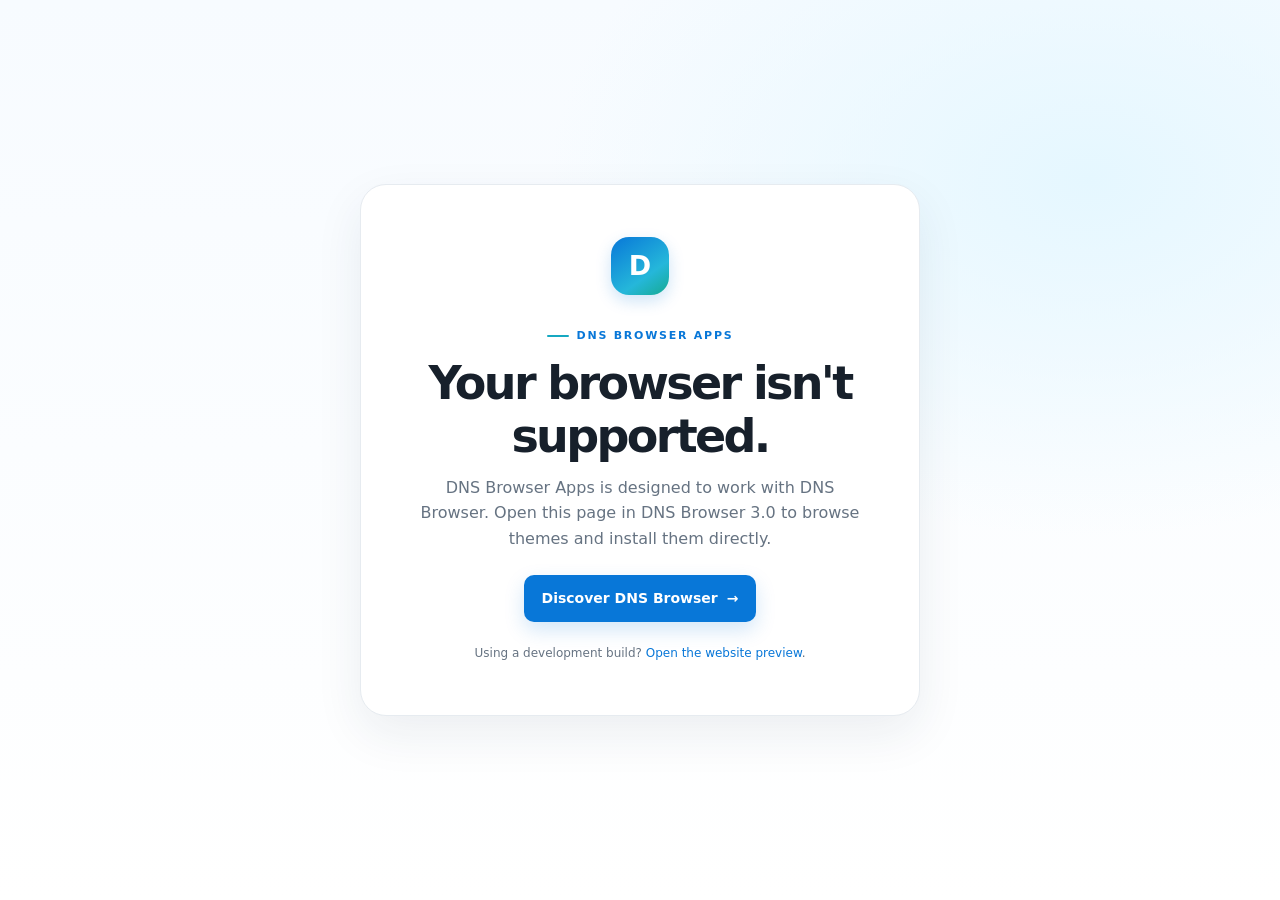
<file: index.html>
<!doctype html>
<html lang="en">
<head>
<meta charset="utf-8">
<meta name="viewport" content="width=device-width,initial-scale=1">
<title>DNS Browser Apps — Themes & more</title>
<meta name="description" content="Discover new tab themes and future add-ons for DNS Browser by Miveyo.">
<meta name="theme-color" content="#ffffff">
<link rel="icon" href="https://miveyo.github.io/assets/images/dns-browser-logo.webp">
<link rel="stylesheet" href="assets/css/app-store.css?v=2">
<link rel="stylesheet" href="assets/css/app-store-ui.css?v=2">
<script>
(function () {
    const root = document.documentElement;
    const preview = new URLSearchParams(location.search).get('preview') === '1';

    function hasCefSharpBridge() {
        const bridge = window.CefSharp || window.cefSharp;
        return !!(bridge && typeof bridge.PostMessage === 'function');
    }

    function updateSupport(supported) {
        root.classList.remove('browser-supported', 'browser-unsupported');
        root.classList.add(supported ? 'browser-supported' : 'browser-unsupported');
    }

    // Visual preview only. This does not emulate or create the native CefSharp bridge.
    if (preview) {
        updateSupport(true);
        return;
    }

    if (hasCefSharpBridge()) {
        updateSupport(true);
        return;
    }

    updateSupport(false);
    let attempts = 0;
    const timer = setInterval(() => {
        attempts++;
        if (hasCefSharpBridge()) {
            clearInterval(timer);
            updateSupport(true);
        } else if (attempts >= 50) {
            clearInterval(timer);
        }
    }, 100);
})();
</script>
</head>
<body>
<a class="skip" href="#main">Skip to content</a>

<div id="unsupported-screen" class="unsupported-screen" role="main">
  <div class="unsupported-card">
    <div class="brand-mark brand-mark-large">D</div>
    <div class="eyebrow">DNS Browser Apps</div>
    <h1>Your browser isn't supported.</h1>
    <p>DNS Browser Apps is designed to work with DNS Browser. Open this page in DNS Browser 3.0 to browse themes and install them directly.</p>
    <a class="btn" href="https://miveyo.github.io/dns-browser.html">Discover DNS Browser <span aria-hidden="true">→</span></a>
    <p class="unsupported-foot">Using a development build? <a href="?preview=1">Open the website preview</a>.</p>
  </div>
</div>

<div id="store-app">
<header class="site-header">
  <div class="container header-inner">
    <a class="brand" href="#" aria-label="DNS Browser Apps home">
      <span class="brand-mark">D</span>
      <span class="brand-copy"><span class="brand-name">DNS BROWSER</span><span class="brand-sub">APPS &amp; CUSTOMIZATION</span></span>
    </a>
    <nav class="nav" aria-label="Primary navigation">
      <a class="active" href="#themes">New Tab Themes</a>
      <a class="nav-disabled" href="#coming-soon" aria-disabled="true">Apps <span class="mini-soon">Soon</span></a>
      <a href="#how-it-works">How it works</a>
      <a class="nav-cta" href="https://miveyo.github.io/dns-browser.html">About DNS Browser <span aria-hidden="true">↗</span></a>
    </nav>
    <details class="mobile-menu">
      <summary>Menu ☰</summary>
      <div class="mobile-links">
        <a href="#themes">New Tab Themes</a><a href="#coming-soon">Apps — Coming soon</a>
        <a href="#how-it-works">How it works</a><a href="https://miveyo.github.io/dns-browser.html">About DNS Browser</a>
      </div>
    </details>
  </div>
</header>

<main id="main">
<section class="hero">
  <div class="container hero-grid">
    <div class="hero-copy">
      <div class="eyebrow"><span class="eyebrow-dot"></span>The DNS Browser collection</div>
      <h1>A browser that feels <span>more like yours.</span></h1>
      <p class="lead">Discover new looks for your new tab page. Find a theme you like and make DNS Browser feel at home.</p>
      <div class="hero-actions"><a class="btn" href="#themes">Explore themes <span aria-hidden="true">→</span></a><a class="btn secondary" href="#how-it-works">How it works</a></div>
      <div class="hero-meta"><span class="meta-check">✓</span> Made for DNS Browser 3.0 <span class="meta-separator"></span><span class="meta-muted">More app types are on the way</span></div>
    </div>
    <div class="hero-visual">
      <div class="visual-glow"></div>
      <div class="browser-window">
        <div class="window-top"><div class="window-dots"><i></i><i></i><i></i></div><div class="window-address"><span class="lock">⌑</span> dnsbrowserapp.github.io</div><div class="window-menu">•••</div></div>
        <div class="window-content">
          <div class="window-brand"><span class="mini-brand-mark">D</span> DNS Browser</div>
          <div class="window-logo">DNS</div>
          <div class="window-search"><span>⌕</span> Search the web</div>
          <div class="window-shortcuts"><i>G</i><i>M</i><i>◎</i><i>+</i></div>
          <div class="window-caption">Your new tab. Your style.</div>
        </div>
      </div>
      <div class="floating-card"><span class="floating-icon">✦</span><span><strong>Make it yours</strong><small>New tab themes</small></span></div>
      <div class="visual-sparkle sparkle-one">✧</div><div class="visual-sparkle sparkle-two">✦</div>
    </div>
  </div>
</section>

<section class="section" id="themes">
  <div class="container">
    <div class="section-head"><div><div class="eyebrow">Personalize your start page</div><h2>New Tab Themes</h2></div><p>Give your new tab a fresh look with themes made for DNS Browser. Preview a wallpaper, then install it directly into your browser.</p></div>
    <div class="catalog-toolbar">
      <label class="search-box" for="theme-search"><span aria-hidden="true">⌕</span><input id="theme-search" type="search" placeholder="Search themes..." autocomplete="off"><kbd>Ctrl K</kbd></label>
      <div class="filters" id="theme-filters" role="group" aria-label="Filter themes"></div>
    </div>

    <div class="catalog-grid" id="theme-grid" aria-live="polite"></div>
    <div class="catalog-loading" id="catalog-loading" role="status">Loading themes…</div>
    <div class="empty-state" id="empty-state" hidden><div class="empty-icon">⌕</div><h3>No themes found</h3><p>Try another search or choose a different category.</p><button class="btn secondary" type="button" id="clear-filters">Clear filters</button></div>
    <p class="catalog-note"><span class="note-dot"></span> Browse the published collection. New themes added by Miveyo appear here automatically.</p>
  </div>
</section>

<section class="section section-soft" id="coming-soon"><div class="container"><div class="feature-band">
  <div class="feature-copy"><div class="eyebrow eyebrow-light">A growing collection</div><h2>Themes first. More apps later.</h2><p>New Tab Themes are the first supported category. Other DNS Browser apps and add-on types will appear here as they become available.</p></div>
  <div class="coming-stack">
    <div class="coming-item"><span class="coming-icon">▦</span><span><strong>New Tab Themes</strong><small>First category</small></span><span class="coming-live">Active</span></div>
    <div class="coming-item muted"><span class="coming-icon">◇</span><span><strong>Browser apps</strong><small>More tools and add-ons</small></span><span class="coming-soon">Coming soon</span></div>
    <div class="coming-item muted"><span class="coming-icon">⌘</span><span><strong>More customizations</strong><small>Future possibilities</small></span><span class="coming-soon">Coming soon</span></div>
  </div>
</div></div></section>

<section class="section" id="how-it-works"><div class="container">
  <div class="section-head"><div><div class="eyebrow">Simple by design</div><h2>How themes work</h2></div><p>Install a wallpaper right from the DNS Browser Apps catalogue. DNS Browser downloads it, saves your choice, and applies it to your New Tab page.</p></div>
  <div class="steps-grid">
    <article class="step-card"><span class="step-number">01</span><div class="step-icon">⌕</div><h3>Find a theme</h3><p>Browse the collection and choose a new tab look that fits your style.</p></article>
    <article class="step-card"><span class="step-number">02</span><div class="step-icon">↓</div><h3>Press Install</h3><p>DNS Browser receives the theme ID and securely downloads its wallpaper.</p></article>
    <article class="step-card"><span class="step-number">03</span><div class="step-icon">✦</div><h3>Make it yours</h3><p>Your selection is saved and applied to open New Tab pages automatically.</p></article>
  </div>
  <div class="integration-callout integration-connected"><span class="callout-icon">✓</span><span><strong>One-click installation is connected.</strong> Choose an available theme and DNS Browser will download it, save your selection, and apply it to your New Tab page.</span></div>
</div></section>
</main>

<footer class="site-footer"><div class="container footer-inner">
  <div class="footer-brand-block"><a class="brand footer-brand" href="#"><span class="brand-mark">D</span><span class="brand-copy"><span class="brand-name">DNS BROWSER</span><span class="brand-sub">APPS &amp; CUSTOMIZATION</span></span></a><p>Made for DNS Browser by Miveyo.</p><span class="footer-copy">© 2026 Miveyo. All rights reserved.</span></div>
  <div class="footer-links"><a href="#themes">New Tab Themes</a><a href="#coming-soon">Coming soon</a><a href="#how-it-works">How it works</a><a href="admin/">Admin ↗</a><a href="https://miveyo.github.io/">Miveyo ↗</a></div>
</div></footer>
</div>

<div class="toast" id="toast" role="status" aria-live="polite" aria-atomic="true">
  <span class="toast-icon" id="toast-icon" aria-hidden="true">✓</span>
  <span class="toast-copy"><strong id="toast-title">Theme installed</strong><span id="toast-message">Your new wallpaper is ready.</span></span>
  <img class="toast-image" id="toast-image" alt="" hidden>
  <button class="toast-close" id="toast-close" type="button" aria-label="Dismiss notification">×</button>
</div>
<dialog class="theme-dialog" id="theme-dialog"><form method="dialog"><button class="dialog-close" aria-label="Close preview">×</button></form><div class="dialog-art" id="dialog-art"></div><div class="dialog-body"><span class="pill">Theme preview</span><h2 id="dialog-title">Theme name</h2><p id="dialog-description">Theme description</p><button class="btn" type="button" id="dialog-install">Install theme <span aria-hidden="true">→</span></button></div></dialog>
<script src="assets/js/app-store.js?v=7" defer></script>
</body>
</html>
</file>
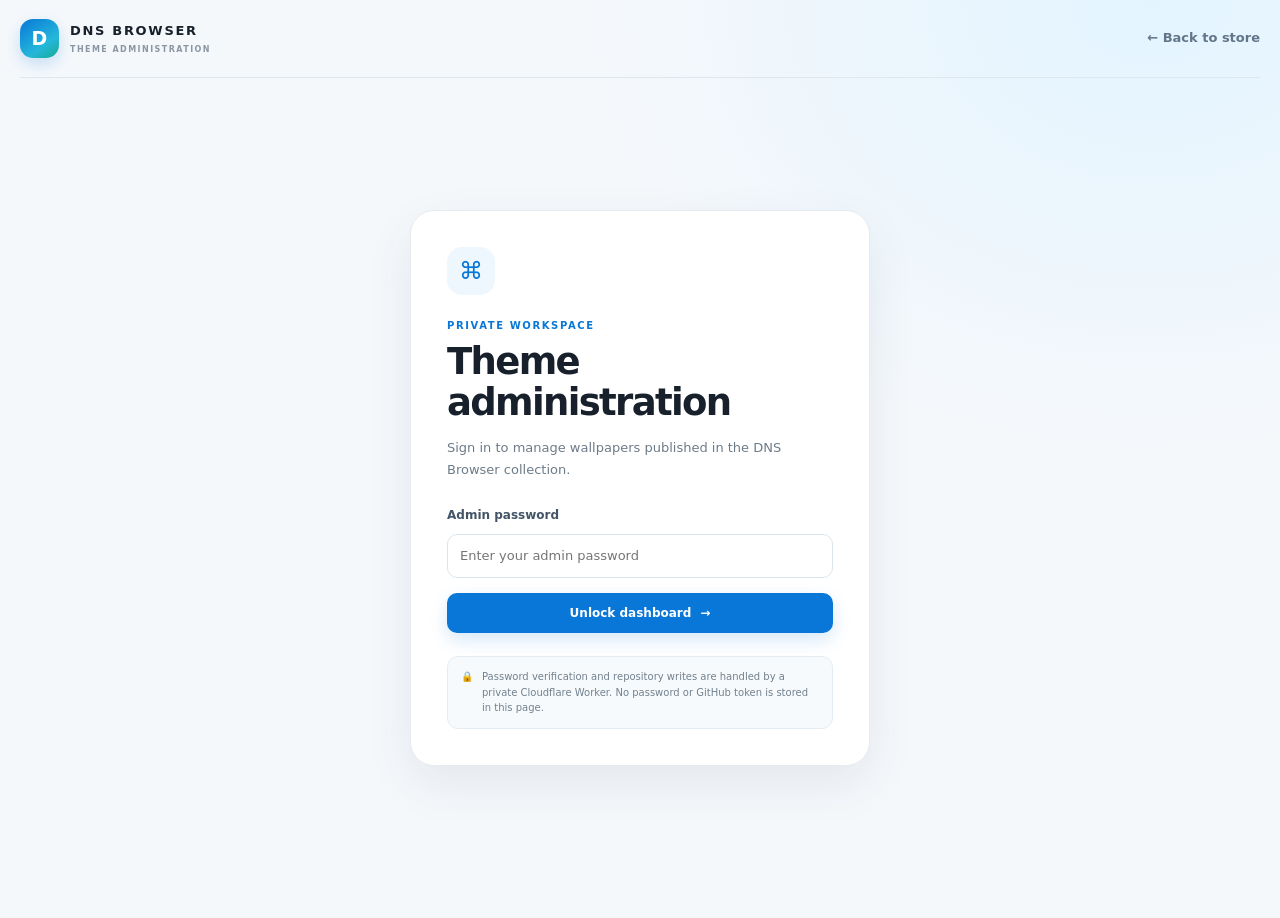
<file: admin/index.html>
<!doctype html>
<html lang="en">
<head>
  <meta charset="utf-8">
  <meta name="viewport" content="width=device-width,initial-scale=1">
  <meta name="theme-color" content="#f7f9fc">
<meta name="dns-theme-admin-api" content="https://dnsbrowser-theme-admin.miveyo.workers.dev">
  <title>Theme Admin — DNS Browser Apps</title>
  <link rel="stylesheet" href="admin.css?v=1">
  <script src="admin.js?v=1" defer></script>
</head>
<body>
  <div class="page-shell">
    <header class="topbar">
      <a class="brand" href="../" aria-label="Back to DNS Browser Apps">
        <span class="brand-mark">D</span>
        <span><strong>DNS BROWSER</strong><small>THEME ADMINISTRATION</small></span>
      </a>
      <a class="back-link" href="../">← Back to store</a>
    </header>

    <main>
      <section class="login-wrap" id="login-screen">
        <div class="login-card">
          <div class="login-icon">⌘</div>
          <p class="eyebrow">Private workspace</p>
          <h1>Theme administration</h1>
          <p class="muted">Sign in to manage wallpapers published in the DNS Browser collection.</p>
          <form id="login-form">
            <label for="admin-password">Admin password</label>
            <input id="admin-password" name="password" type="password" autocomplete="current-password" required placeholder="Enter your admin password">
            <button class="primary-button full-button" id="login-button" type="submit">Unlock dashboard <span>→</span></button>
            <p class="form-error" id="login-error" role="alert" hidden></p>
          </form>
          <p class="security-note"><span>🔒</span> Password verification and repository writes are handled by a private Cloudflare Worker. No password or GitHub token is stored in this page.</p>
        </div>
      </section>

      <section class="dashboard" id="dashboard" hidden>
        <div class="dashboard-heading">
          <div>
            <p class="eyebrow">Content management</p>
            <h1>Your theme collection</h1>
            <p class="muted">Upload a wallpaper, add its details, and publish it to the live store.</p>
          </div>
          <div class="heading-actions">
            <button class="secondary-button" id="refresh-button" type="button">↻ Refresh</button>
            <button class="secondary-button" id="logout-button" type="button">Sign out</button>
          </div>
        </div>

        <div class="dashboard-grid">
          <section class="panel editor-panel">
            <div class="panel-heading">
              <div><p class="eyebrow">Theme editor</p><h2 id="editor-heading">Add a new theme</h2></div>
              <span class="mode-pill" id="editor-mode">NEW THEME</span>
            </div>
            <form id="theme-form">
              <div class="form-grid">
                <div class="field">
                  <label for="theme-name">Theme name</label>
                  <input id="theme-name" name="name" maxlength="80" required placeholder="e.g. Midnight Bloom">
                </div>
                <div class="field">
                  <label for="theme-id">Theme ID</label>
                  <input id="theme-id" name="id" maxlength="48" pattern="[a-z0-9]+(?:-[a-z0-9]+)*" required placeholder="midnight-bloom">
                  <small>Lowercase letters, numbers and hyphens only.</small>
                </div>
                <div class="field">
                  <label for="theme-category">Category</label>
                  <select id="theme-category" name="category" required>
                    <option value="Anime">Anime</option>
                    <option value="Minimal">Minimal</option>
                    <option value="Nature">Nature</option>
                    <option value="Abstract">Abstract</option>
                    <option value="Gaming">Gaming</option>
                    <option value="Dark">Dark</option>
                    <option value="Aesthetic">Aesthetic</option>
                    <option value="Other">Other</option>
                  </select>
                </div>
                <div class="field field-wide">
                  <label for="theme-description">Description</label>
                  <textarea id="theme-description" name="description" rows="3" maxlength="500" required placeholder="Describe the wallpaper's style, mood, colours…"></textarea>
                  <small><span id="description-count">0</span>/500 characters</small>
                </div>
                <div class="field field-wide">
                  <label for="theme-image">Wallpaper image <span class="optional-label" id="image-required-label">Required</span></label>
                  <input id="theme-image" name="image" type="file" accept="image/png,image/jpeg,.png,.jpg,.jpeg">
                  <small>PNG or JPEG · maximum 15 MB. A new image is required when creating a theme; optional when editing.</small>
                </div>
              </div>

              <div class="image-preview-wrap" id="image-preview-wrap" hidden>
                <img id="image-preview" alt="Selected wallpaper preview">
                <div><strong id="image-preview-name">Wallpaper preview</strong><small id="image-preview-size"></small></div>
                <button id="clear-image-button" type="button" class="icon-button" aria-label="Clear selected image">×</button>
              </div>
              <div class="editor-actions">
                <button class="primary-button" id="save-theme-button" type="submit">Publish theme <span>→</span></button>
                <button class="secondary-button" id="reset-form-button" type="button">Clear form</button>
              </div>
              <p class="form-status" id="form-status" role="status" aria-live="polite"></p>
            </form>
          </section>

          <section class="panel catalogue-panel">
            <div class="panel-heading">
              <div><p class="eyebrow">Published content</p><h2>Live catalogue</h2></div>
              <span class="count-pill" id="theme-count">0 themes</span>
            </div>
            <div class="theme-list" id="theme-list">
              <div class="list-loading">Loading catalogue…</div>
            </div>
          </section>
        </div>
        <p class="dashboard-footnote"><span>ⓘ</span> Publishing creates a commit in the theme repository. The store updates from <code>themes/catalog.json</code>; GitHub Pages may take a short time to refresh its cache.</p>
      </section>
    </main>

    <div class="toast" id="admin-toast" role="status" aria-live="polite"></div>
    <dialog class="confirm-dialog" id="delete-dialog">
      <div class="confirm-content">
        <span class="warning-icon">!</span>
        <h2>Remove this theme?</h2>
        <p id="delete-description">This theme will disappear from the public catalogue.</p>
        <div class="confirm-actions">
          <button class="secondary-button" id="cancel-delete" type="button">Cancel</button>
          <button class="danger-button" id="confirm-delete" type="button">Remove theme</button>
        </div>
      </div>
    </dialog>
  </div>
</body>
</html>
</file>
<file: assets/css/app-store.css>
:root{--ink:#17202b;--muted:#667382;--line:#e6ebf0;--blue:#0877d8;--bg:#f7f9fb;--shadow:0 18px 48px rgba(20,46,75,.08)}
*{box-sizing:border-box}html{scroll-behavior:smooth;scroll-padding-top:90px}body{margin:0;background:#fff;color:var(--ink);font-family:Inter,"Segoe UI",system-ui,-apple-system,BlinkMacSystemFont,Arial,sans-serif;line-height:1.6;-webkit-font-smoothing:antialiased}a{color:var(--blue);text-decoration:none}a:hover{text-decoration:underline}button,input{font:inherit}button{cursor:pointer}.container{width:min(1160px,calc(100% - 44px));margin-inline:auto}.skip{position:absolute;left:-9999px}.skip:focus{left:16px;top:12px;background:#fff;padding:10px;z-index:100}
.browser-unsupported #store-app{display:none}.browser-supported #unsupported-screen{display:none}.unsupported-screen{display:none;min-height:100vh;align-items:center;justify-content:center;padding:32px;background:radial-gradient(ellipse at 85% 20%,#e5f7ff,transparent 35%),linear-gradient(#f7fbff,#fff)}.browser-unsupported .unsupported-screen{display:flex}.unsupported-card{width:min(560px,100%);text-align:center;padding:52px 40px;border:1px solid var(--line);border-radius:26px;background:#fff;box-shadow:var(--shadow)}.brand-mark{width:38px;height:38px;border-radius:13px;background:linear-gradient(145deg,#0877d8,#25b7da 65%,#16aa91);display:grid;place-items:center;color:#fff;font-weight:850;font-size:19px;box-shadow:0 6px 16px #0877d833;flex:none}.brand-mark-large{width:58px;height:58px;font-size:27px;border-radius:18px;margin:0 auto 24px}.unsupported-card h1{font-size:clamp(32px,5vw,46px);margin:12px 0}.unsupported-card p{color:var(--muted);margin:0 auto 24px;max-width:440px}.unsupported-foot{font-size:12px!important;margin-top:22px!important;margin-bottom:0!important}
.site-header{position:sticky;top:0;z-index:50;background:#ffffffeb;backdrop-filter:blur(18px);border-bottom:1px solid #142e4b14}.header-inner{height:76px;display:flex;align-items:center;justify-content:space-between;gap:24px}.brand{display:inline-flex;align-items:center;gap:11px;color:var(--ink);flex-shrink:0}.brand:hover{text-decoration:none}.brand-copy{display:block}.brand-name{font-weight:800;letter-spacing:.14em;font-size:15px;line-height:1}.brand-sub{display:block;color:#8a96a3;font-size:8px;letter-spacing:.18em;font-weight:750;margin-top:6px}.nav{display:flex;align-items:center;gap:5px}.nav>a{font-size:13px;font-weight:650;color:#526071;padding:10px 13px;border-radius:10px}.nav>a:hover{background:#f2f7fb;color:var(--blue);text-decoration:none}.nav>a.active{color:var(--blue);background:#f0f7fd}.nav .nav-cta{background:var(--blue);color:#fff;padding:10px 16px;margin-left:6px}.nav .nav-cta:hover{background:#0668bd;color:#fff}.nav-disabled{opacity:.65;cursor:default}.mini-soon{font-size:9px;text-transform:uppercase;background:#fff6e6;color:#946a1e;border:1px solid #f3e2b9;padding:2px 5px;border-radius:99px}.mobile-menu{display:none}.mobile-menu summary{cursor:pointer;list-style:none;border:1px solid var(--line);padding:8px 12px;border-radius:10px;font-size:13px;font-weight:700}.mobile-menu summary::-webkit-details-marker{display:none}.mobile-links{position:absolute;top:calc(100% + 8px);right:0;width:min(320px,calc(100vw - 32px));background:#fff;border:1px solid var(--line);border-radius:14px;padding:12px;box-shadow:var(--shadow);display:grid;gap:4px}.mobile-links a{padding:10px;border-radius:8px;color:#445566;font-size:14px}.mobile-links a:hover{background:#f3f8fc;text-decoration:none}
.hero{padding:75px 0 68px;background:radial-gradient(ellipse at 84% 18%,#dff5ff 0,transparent 34%),linear-gradient(180deg,#f7fbff,#fff);overflow:hidden}.hero-grid{display:grid;grid-template-columns:1.02fr .98fr;align-items:center;gap:50px}.eyebrow{display:inline-flex;align-items:center;gap:8px;color:var(--blue);font-size:11px;letter-spacing:.16em;text-transform:uppercase;font-weight:800}.eyebrow:before{content:"";width:22px;height:2px;background:#16a8c1;border-radius:99px}.eyebrow-dot{width:7px;height:7px;border-radius:50%;background:#16a8c1;box-shadow:0 0 0 4px #16a8c11f}.eyebrow-dot:before{display:none}h1,h2,h3{line-height:1.15;letter-spacing:-.035em;margin:0 0 14px}h1{font-size:clamp(40px,5.1vw,64px);font-weight:780;letter-spacing:-.058em}.hero-copy h1{max-width:590px;margin:15px 0 18px}.hero-copy h1 span{display:block;color:var(--blue)}h2{font-size:clamp(28px,3.2vw,40px);font-weight:740}h3{font-size:20px;font-weight:720}p{margin:0 0 14px}.lead{font-size:18px;color:#566575;max-width:550px;line-height:1.7}.hero-actions{display:flex;gap:12px;flex-wrap:wrap;margin-top:26px}.btn{display:inline-flex;align-items:center;justify-content:center;gap:9px;border:0;border-radius:10px;padding:12px 18px;background:var(--blue);color:#fff;font-size:14px;font-weight:700;box-shadow:0 8px 20px #0877d82e;transition:transform .2s,box-shadow .2s}.btn:hover{transform:translateY(-2px);box-shadow:0 12px 24px #0877d838;text-decoration:none;color:#fff}.btn.secondary{background:#fff;color:#1b2a39;border:1px solid #dce5ec;box-shadow:none}.btn.secondary:hover{background:#f6f9fc;color:var(--blue)}.hero-meta{display:flex;align-items:center;gap:9px;flex-wrap:wrap;margin-top:26px;color:#566575;font-size:12px;font-weight:650}.meta-check{display:grid;place-items:center;width:17px;height:17px;border-radius:50%;background:#e8f8f2;color:#13986c;font-size:11px}.meta-separator{height:14px;width:1px;background:#dce4eb;margin:0 3px}.meta-muted{font-weight:500;color:#8a96a3}
.hero-visual{position:relative;padding:22px 14px 25px 22px}.visual-glow{position:absolute;inset:6% 2% 8% 5%;background:linear-gradient(135deg,#24b3e73d,#748eff1f,#11a8a026);filter:blur(40px);border-radius:50%}.browser-window{position:relative;z-index:1;overflow:hidden;border:1px solid #dce8f0;border-radius:19px;background:#fff;box-shadow:0 28px 70px #0e548b26;transform:rotate(1deg)}.window-top{height:39px;background:#f8fafc;border-bottom:1px solid #e8edf1;display:flex;align-items:center;gap:13px;padding:0 14px}.window-dots{display:flex;gap:5px}.window-dots i{width:7px;height:7px;border-radius:50%;background:#d4dce4}.window-address{height:23px;border:1px solid #e5ebf0;border-radius:7px;background:#fff;display:flex;align-items:center;justify-content:center;gap:6px;flex:1;color:#9aa6b1;font-size:9px}.lock{color:#35a28d}.window-menu{font-size:11px;color:#a4afb8;letter-spacing:1px}.window-content{position:relative;min-height:292px;display:flex;align-items:center;flex-direction:column;justify-content:center;padding:24px 20px 28px;background:radial-gradient(ellipse at 82% 17%,#38b5e61c,transparent 34%),linear-gradient(150deg,#fff,#f8fbff)}.window-brand{position:absolute;top:18px;left:20px;display:flex;align-items:center;gap:6px;color:#556678;font-size:10px;font-weight:700}.mini-brand-mark{display:grid;place-items:center;width:16px;height:16px;border-radius:5px;background:linear-gradient(145deg,#0877d8,#19b7b2);color:#fff;font-size:9px}.window-logo{font-size:39px;letter-spacing:.18em;font-weight:850;color:#187fb6;text-shadow:0 8px 26px #0877d81f;margin:12px 0 14px}.window-search{display:flex;align-items:center;gap:9px;width:min(320px,90%);height:37px;border:1px solid #e4ebf0;border-radius:10px;background:#fff;box-shadow:0 5px 16px #23405b0d;padding:0 13px;color:#a2adb7;font-size:10px}.window-search span{font-size:17px}.window-shortcuts{display:flex;gap:12px;margin-top:17px}.window-shortcuts i{display:grid;place-items:center;width:25px;height:25px;border:1px solid #e7edf2;border-radius:8px;background:#fff;color:#4c718e;font-size:10px;font-style:normal;font-weight:800}.window-caption{margin-top:17px;color:#a0aab3;font-size:9px;letter-spacing:.04em}.floating-card{position:absolute;z-index:2;right:-6px;bottom:0;display:flex;align-items:center;gap:10px;padding:11px 14px;border:1px solid #e4edf3;border-radius:13px;background:#fff;box-shadow:var(--shadow)}.floating-icon{display:grid;place-items:center;width:32px;height:32px;border-radius:10px;background:#edf7fd;color:#0781ce;font-size:17px}.floating-card strong,.floating-card small{display:block}.floating-card strong{font-size:11px;color:#354455}.floating-card small{font-size:9px;color:#8896a3;margin-top:2px}.visual-sparkle{position:absolute;color:#4bbde2;z-index:2}.sparkle-one{top:2px;right:18%;font-size:26px}.sparkle-two{bottom:47px;left:0;font-size:17px}
.section{padding:70px 0}.section-soft{background:var(--bg)}.section-head{display:flex;justify-content:space-between;align-items:end;gap:22px;margin-bottom:28px}.section-head p{color:var(--muted);max-width:520px;margin-bottom:3px}.catalog-toolbar{display:flex;align-items:center;justify-content:space-between;gap:16px;margin:0 0 22px}.search-box{display:flex;align-items:center;gap:10px;width:min(360px,100%);height:43px;padding:0 12px;border:1px solid #e1e8ee;border-radius:11px;background:#fff;color:#7b8996}.search-box>span{font-size:19px}.search-box input{width:100%;min-width:0;border:0;outline:0;background:transparent;color:var(--ink);font-size:13px}.search-box input::placeholder{color:#a0abb5}.search-box:focus-within{border-color:#86c8ee;box-shadow:0 0 0 3px #0877d814}kbd{border:1px solid #e7edf2;border-radius:5px;padding:2px 5px;font-size:9px;color:#9aa6b1;white-space:nowrap}.filters{display:flex;align-items:center;gap:6px;flex-wrap:wrap}.filter-chip{border:1px solid transparent;background:transparent;color:#667382;padding:8px 12px;border-radius:9px;font-size:12px;font-weight:650}.filter-chip:hover{background:#f2f7fb;color:var(--blue)}.filter-chip.active{border-color:#d9eaf6;background:#f0f7fd;color:var(--blue)}
.catalog-grid{display:grid;grid-template-columns:repeat(4,minmax(0,1fr));gap:17px}.theme-card{overflow:hidden;border:1px solid var(--line);border-radius:20px;background:#fff;box-shadow:0 8px 26px #142e4b09;transition:transform .2s,box-shadow .2s}.theme-card:hover{transform:translateY(-3px);box-shadow:var(--shadow)}.theme-preview{position:relative;display:block;width:100%;height:188px;overflow:hidden;border:0;border-radius:0;padding:0;text-align:left}.preview-label{position:absolute;left:13px;top:12px;padding:4px 7px;border:1px solid #ffffffb3;border-radius:6px;background:#ffffffa8;color:#627484;font-size:8px;font-weight:800;letter-spacing:.12em;backdrop-filter:blur(8px)}
.preview-cloudline{background:linear-gradient(160deg,#eef9ff,#dff2ff 50%,#b9e3f6)}.art-sun{position:absolute;width:52px;height:52px;right:45px;top:30px;border-radius:50%;background:#fff8df;box-shadow:0 0 28px #ffffffb3}.art-cloud{position:absolute;height:17px;width:82px;border-radius:99px;background:#ffffffb8}.cloud-a{left:34px;top:68px}.cloud-b{right:28px;top:106px;width:65px}.art-hill{position:absolute;bottom:-49px;width:80%;height:130px;border-radius:50% 50% 0 0}.hill-a{left:-14%;background:#a4d5df;transform:rotate(-7deg)}.hill-b{right:-18%;bottom:-68px;background:#78b8c9;transform:rotate(8deg)}
.preview-lavender{background:linear-gradient(140deg,#f9f5ff,#e6ddfb 52%,#d6dff9)}.lavender-moon{position:absolute;right:39px;top:25px;width:58px;height:58px;border-radius:50%;background:#fff9ea;box-shadow:0 0 32px #ffffffbf}.lavender-star{position:absolute;color:#fff;font-size:22px}.star-a{left:45px;top:58px}.star-b{right:29px;top:117px;font-size:15px}.char-hair{position:absolute;width:95px;height:112px;left:calc(50% - 47px);top:40px;border-radius:48% 48% 35% 35%;background:#43445f}.char-face{position:absolute;width:58px;height:69px;left:calc(50% - 29px);top:64px;border-radius:46% 46% 48% 48%;background:#f8d9d4}.char-face:before,.char-face:after{content:"";position:absolute;top:35px;width:5px;height:3px;border-radius:50%;background:#67637c}.char-face:before{left:14px}.char-face:after{right:14px}.char-body{position:absolute;left:calc(50% - 41px);bottom:0;width:82px;height:55px;border-radius:50% 50% 0 0;background:#f9f8ff;border:1px solid #796b9d22}
.preview-moss{background:linear-gradient(150deg,#edf5e9,#cfe3ce 58%,#9ec4ad)}.moss-sun{position:absolute;right:50px;top:23px;width:46px;height:46px;border-radius:50%;background:#fff1c8;box-shadow:0 0 28px #fff7d5b3}.moss-leaf{position:absolute;width:76px;height:24px;border-radius:100% 0 100% 0;background:#76a88a;transform:rotate(-25deg)}.leaf-a{left:34px;top:63px}.leaf-b{right:28px;top:102px;transform:rotate(28deg);background:#91b99b}.moss-ridge{position:absolute;bottom:-70px;width:90%;height:145px;border-radius:50% 50% 0 0}.ridge-a{left:-18%;background:#87b39a}.ridge-b{right:-27%;bottom:-85px;background:#638f78}
.preview-geometry{background:linear-gradient(135deg,#fff1eb,#f2e5fb 50%,#dceeff)}.geo-shape{position:absolute;display:block;border-radius:32px;transform:rotate(28deg)}.geo-one{width:145px;height:145px;left:22px;top:40px;background:linear-gradient(145deg,#ffffffd9,#f4b1c4b3);border-radius:42px}.geo-two{width:106px;height:106px;right:38px;top:20px;border-radius:50%;background:linear-gradient(145deg,#ffffffcc,#82b9e7bf)}.geo-three{width:94px;height:94px;right:63px;bottom:-54px;background:#bb9ddda6}
.theme-info{padding:16px 17px 15px}.theme-title-row{display:flex;align-items:center;justify-content:space-between;gap:9px}.theme-title-row h3{font-size:16px;margin:0}.theme-kind{flex:none;border:1px solid #e2edf5;border-radius:99px;background:#f7fbfe;padding:3px 7px;color:#6e8799;font-size:9px;font-weight:750}.theme-info p{min-height:42px;margin:8px 0 13px;color:#6b7886;font-size:12px;line-height:1.55}.theme-bottom{display:flex;align-items:center;justify-content:space-between;gap:8px;padding-top:11px;border-top:1px solid #edf1f4}.theme-status{color:#97a2ac;font-size:10px}.text-button{border:0;background:transparent;padding:4px 0;color:var(--blue);font-size:12px;font-weight:750}.text-button:hover{text-decoration:underline}.empty-state{padding:42px 20px;text-align:center;border:1px dashed #d9e4eb;border-radius:18px;background:#fbfdff}.empty-icon{font-size:28px;color:#7da9c8}.empty-state h3{margin:8px 0}.empty-state p{color:var(--muted);font-size:13px}.catalog-note{display:flex;align-items:flex-start;gap:9px;margin:18px 0 0;color:#87939f;font-size:11px}.note-dot{width:7px;height:7px;flex:none;border-radius:50%;background:#e0a23b;margin-top:6px}
.feature-band{position:relative;display:grid;grid-template-columns:1fr .85fr;align-items:center;gap:38px;overflow:hidden;padding:36px;border-radius:26px;background:linear-gradient(115deg,#075fae,#0784d7 55%,#12a8bd);color:#fff}.feature-band:after{content:"";position:absolute;width:360px;height:360px;border:1px solid #ffffff33;border-radius:50%;right:-90px;top:-170px;box-shadow:0 0 0 35px #ffffff09,0 0 0 70px #ffffff06}.eyebrow-light{color:#d9f4ff}.eyebrow-light:before{background:#d9f4ff}.feature-copy h2{font-size:clamp(28px,3.2vw,38px);max-width:510px;margin-top:8px}.feature-copy p{color:#ffffffd1;max-width:520px;margin:0}.coming-stack{position:relative;z-index:1;display:grid;gap:9px}.coming-item{display:flex;align-items:center;gap:11px;padding:12px 13px;border:1px solid #ffffff42;border-radius:13px;background:#ffffff21;backdrop-filter:blur(8px)}.coming-icon{display:grid;place-items:center;width:34px;height:34px;flex:none;border-radius:10px;background:#ffffff30;font-size:18px}.coming-item strong,.coming-item small{display:block}.coming-item strong{font-size:12px}.coming-item small{font-size:10px;color:#ffffffb8;margin-top:2px}.coming-live,.coming-soon{margin-left:auto;white-space:nowrap;font-size:9px;font-weight:800;letter-spacing:.05em;text-transform:uppercase}.coming-live{color:#d5ffe9}.coming-soon{color:#f6e5b5}.coming-item.muted{opacity:.78}
.steps-grid{display:grid;grid-template-columns:repeat(3,1fr);gap:16px}.step-card{position:relative;min-height:210px;padding:22px;border:1px solid var(--line);border-radius:19px;background:#fff;box-shadow:0 8px 24px #142e4b08}.step-number{position:absolute;right:19px;top:17px;color:#b9c6d0;font-size:11px;font-weight:800;letter-spacing:.12em}.step-icon{display:grid;place-items:center;width:43px;height:43px;margin-bottom:17px;border-radius:13px;background:#eaf6fd;color:var(--blue);font-size:21px}.step-card h3{font-size:18px;margin-bottom:8px}.step-card p{max-width:270px;color:var(--muted);font-size:13px;line-height:1.65;margin:0}.integration-callout{display:flex;gap:11px;align-items:flex-start;margin-top:19px;padding:16px 18px;border:1px solid #e4edf4;border-left:3px solid #0a82d1;border-radius:0 13px 13px 0;background:#f5faff;color:#647383;font-size:12px}.integration-callout strong{color:#35485a}.callout-icon{font-size:16px;color:var(--blue)}
.site-footer{margin-top:40px;padding:34px 0;background:#f5f8fa;border-top:1px solid var(--line)}.footer-inner{display:flex;align-items:center;justify-content:space-between;gap:30px}.footer-brand-block p{margin:10px 0 4px;color:#657383;font-size:12px}.footer-copy{font-size:11px;color:#8b98a4}.footer-links{display:flex;gap:18px;flex-wrap:wrap;font-size:12px}.footer-links a{color:#647383}
.toast{position:fixed;z-index:100;left:50%;bottom:24px;transform:translate(-50%,20px);max-width:min(520px,calc(100% - 32px));padding:12px 17px;border:1px solid #dfe8ef;border-radius:12px;background:#fff;color:#354455;box-shadow:var(--shadow);font-size:13px;opacity:0;pointer-events:none;transition:opacity .2s,transform .2s}.toast.show{opacity:1;transform:translate(-50%,0)}.theme-dialog{width:min(480px,calc(100% - 28px));padding:0;overflow:hidden;border:1px solid var(--line);border-radius:22px;background:#fff;box-shadow:0 30px 80px #0f284040}.theme-dialog::backdrop{background:#0c1b2a73;backdrop-filter:blur(4px)}.theme-dialog form{position:absolute;right:10px;top:10px;z-index:2}.dialog-close{width:32px;height:32px;border:1px solid #ffffffbf;border-radius:50%;background:#ffffffdf;color:#354455;font-size:21px}.dialog-art{height:210px}.dialog-art.preview-cloudline{background:linear-gradient(160deg,#eef9ff,#dff2ff 50%,#b9e3f6)}.dialog-art.preview-lavender{background:linear-gradient(140deg,#f9f5ff,#e6ddfb 52%,#d6dff9)}.dialog-art.preview-moss{background:linear-gradient(150deg,#edf5e9,#cfe3ce 58%,#9ec4ad)}.dialog-art.preview-geometry{background:linear-gradient(135deg,#fff1eb,#f2e5fb 50%,#dceeff)}.dialog-body{padding:22px}.dialog-body h2{font-size:27px;margin:12px 0 8px}.dialog-body p{font-size:13px;color:var(--muted);margin-bottom:18px}.pill{display:inline-flex;border:1px solid #dbeaf4;background:#f3f9fd;color:#2678ad;border-radius:999px;padding:5px 10px;font-size:10px;letter-spacing:.07em;text-transform:uppercase;font-weight:800}
@media(max-width:1000px){.catalog-grid{grid-template-columns:repeat(2,minmax(0,1fr))}.hero-grid{gap:28px}.nav>a{padding:9px 8px;font-size:12px}.nav .nav-cta{margin-left:2px}}
@media(max-width:760px){.container{width:min(100% - 32px,1160px)}.header-inner{height:68px;gap:12px;position:relative}.nav{display:none}.mobile-menu{display:block;position:relative}.hero{padding:52px 0 44px}.hero-grid{grid-template-columns:1fr;gap:24px}.hero-copy h1{font-size:clamp(38px,10vw,54px)}.hero-visual{max-width:620px;margin:auto;width:100%}.section{padding:52px 0}.section-head{display:block}.section-head p{margin-top:9px}.catalog-toolbar{display:block}.filters{margin-top:12px}.feature-band{grid-template-columns:1fr;padding:26px;gap:22px}.steps-grid{grid-template-columns:1fr}.step-card{min-height:0}.footer-inner{align-items:flex-start;flex-direction:column;gap:18px}.unsupported-card{padding:42px 24px}}
@media(max-width:520px){.catalog-grid{grid-template-columns:1fr}.theme-preview{height:205px}.theme-info{padding:17px}.hero-visual{padding:13px 5px 25px}.window-content{min-height:250px}.floating-card{right:0}.hero-actions{display:grid;grid-template-columns:1fr}.hero-actions .btn{width:100%}.filters{gap:4px}.filter-chip{padding:7px 9px}.coming-item{gap:8px;padding:10px}.coming-item strong{font-size:11px}.coming-soon,.coming-live{font-size:8px}.section-head h2{font-size:30px}.feature-band{border-radius:20px}.footer-links{gap:12px 16px}}
@media(prefers-reduced-motion:reduce){*,*::before,*::after{scroll-behavior:auto!important;transition:none!important}}
</file>
<file: assets/css/app-store-ui.css>
/* Additional UI for the DNS Browser theme store.
   Loaded after app-store.css so the original site styling stays untouched. */

.theme-preview.has-theme-image {
  position: relative;
  background: #e9e4f7;
}

.theme-card-image {
  display: block;
  width: 100%;
  height: 100%;
  object-fit: cover;
}

.theme-preview.has-theme-image::after {
  content: "";
  position: absolute;
  inset: 0;
  pointer-events: none;
  background: linear-gradient(180deg, #10182755, transparent 38%, transparent 72%, #10182718);
}

.theme-preview.has-theme-image .preview-label {
  z-index: 1;
  background: #ffffffd9;
  color: #38445a;
}

.theme-status-available {
  color: #11845b;
  font-weight: 750;
}

.theme-bottom .text-button:disabled {
  cursor: not-allowed;
  color: #9aa5af;
  text-decoration: none;
}

.dialog-art-real {
  height: 260px;
  overflow: hidden;
  background: #151421;
}

.dialog-art-real img {
  display: block;
  width: 100%;
  height: 100%;
  object-fit: cover;
}

.toast {
  display: flex;
  align-items: center;
  gap: 12px;
  left: auto;
  right: 24px;
  bottom: 24px;
  transform: translateY(18px);
  width: min(430px, calc(100% - 32px));
  max-width: 430px;
  min-height: 82px;
  padding: 13px 14px;
  border-radius: 16px;
  opacity: 0;
  pointer-events: none;
  text-align: left;
}

.toast.show {
  opacity: 1;
  transform: translateY(0);
  pointer-events: auto;
}

.toast-icon {
  display: grid;
  place-items: center;
  width: 38px;
  height: 38px;
  flex: none;
  border-radius: 12px;
  background: #e8f8f0;
  color: #11845b;
  font-size: 19px;
  font-weight: 850;
}

.toast-copy {
  display: grid;
  gap: 3px;
  min-width: 0;
  flex: 1;
}

.toast-copy strong {
  font-size: 13px;
  color: #243447;
}

.toast-copy span {
  font-size: 12px;
  line-height: 1.45;
  color: #6e7b88;
}

.toast-image {
  display: block;
  width: 72px;
  height: 54px;
  flex: none;
  object-fit: cover;
  border-radius: 9px;
  background: #f0edf8;
}

.toast-image[hidden] {
  display: none;
}

.toast-close {
  display: grid;
  place-items: center;
  width: 27px;
  height: 27px;
  flex: none;
  border: 0;
  border-radius: 8px;
  background: transparent;
  color: #8b98a4;
  font-size: 20px;
  line-height: 1;
}

.toast-close:hover {
  background: #f1f4f7;
  color: #34495e;
}

.toast-error .toast-icon {
  background: #fff0ef;
  color: #c3463d;
}

.toast-info .toast-icon {
  background: #eaf5fc;
  color: #0877d8;
}

.toast-error .toast-copy strong {
  color: #9f3029;
}

.integration-connected {
  border-left-color: #159b70;
}

.integration-connected .callout-icon {
  color: #159b70;
}

@media (max-width: 520px) {
  .toast {
    left: 16px;
    right: 16px;
    bottom: 16px;
    width: auto;
    max-width: none;
    transform: translateY(18px);
  }

  .toast.show {
    transform: translateY(0);
  }

  .toast-image {
    width: 60px;
    height: 46px;
  }

  .dialog-art-real {
    height: 220px;
  }
}


.catalog-loading {
  padding: 28px 18px;
  color: #7c8a98;
  text-align: center;
  font-size: 13px;
  border: 1px dashed #d9e4eb;
  border-radius: 16px;
  background: #fbfdff;
}
.catalog-loading[hidden] { display: none; }
.theme-image-unavailable { background: linear-gradient(135deg, #e7edf4, #dce5ef); }
.theme-image-fallback { display: grid; place-items: center; height: 100%; color: #66788a; font-size: 12px; }
</file>
<file: admin/admin.css>
*{box-sizing:border-box}
:root{--ink:#17202b;--muted:#6d7b89;--line:#e5ebf0;--blue:#0877d8;--soft:#f5f8fb;--green:#15966b;--red:#c4443c;--shadow:0 18px 48px rgba(20,46,75,.08)}
html{min-height:100%;background:#f5f8fb}body{margin:0;min-height:100vh;color:var(--ink);font-family:Inter,"Segoe UI",system-ui,-apple-system,BlinkMacSystemFont,Arial,sans-serif;line-height:1.55;-webkit-font-smoothing:antialiased;background:radial-gradient(ellipse at 90% 0%,#e3f4ff 0,transparent 35%),#f5f8fb}button,input,select,textarea{font:inherit}button{cursor:pointer}.page-shell{width:min(1240px,calc(100% - 40px));margin:0 auto}.topbar{height:78px;display:flex;align-items:center;justify-content:space-between;border-bottom:1px solid #dfe7ed}.brand{display:flex;align-items:center;gap:11px;color:var(--ink);text-decoration:none}.brand-mark{display:grid;place-items:center;width:39px;height:39px;border-radius:13px;color:#fff;font-size:19px;font-weight:850;background:linear-gradient(145deg,#0877d8,#25b7da 65%,#16aa91);box-shadow:0 6px 16px #0877d833}.brand strong,.brand small{display:block}.brand strong{font-size:13px;letter-spacing:.13em}.brand small{margin-top:3px;color:#8a96a3;font-size:8px;font-weight:800;letter-spacing:.18em}.back-link{color:#637588;text-decoration:none;font-size:13px;font-weight:650}.back-link:hover{color:var(--blue)}main{padding:35px 0 55px}.login-wrap{min-height:calc(100vh - 150px);display:grid;place-items:center}.login-card{width:min(460px,100%);padding:36px;border:1px solid var(--line);border-radius:24px;background:#fff;box-shadow:var(--shadow)}.login-icon{display:grid;place-items:center;width:48px;height:48px;margin-bottom:23px;border-radius:15px;background:#edf7fd;color:var(--blue);font-size:24px}.eyebrow{margin:0 0 7px;color:var(--blue);font-size:10px;font-weight:850;letter-spacing:.16em;text-transform:uppercase}.login-card h1,.dashboard-heading h1{margin:0 0 9px;font-size:clamp(28px,4vw,37px);letter-spacing:-.045em;line-height:1.13}.muted{color:var(--muted);font-size:13px;line-height:1.65}.login-card form{display:grid;gap:9px;margin-top:26px}.login-card label,.field label{font-size:12px;font-weight:750;color:#425466}.login-card input,.field input:not([type=file]),.field select,.field textarea{width:100%;border:1px solid #dce5ec;border-radius:10px;background:#fff;color:var(--ink);outline:0;padding:11px 12px;font-size:13px;transition:border-color .15s,box-shadow .15s}.login-card input:focus,.field input:focus,.field select:focus,.field textarea:focus{border-color:#8ac8eb;box-shadow:0 0 0 3px #0877d813}.primary-button,.secondary-button,.danger-button{display:inline-flex;align-items:center;justify-content:center;gap:9px;min-height:40px;padding:10px 15px;border:1px solid transparent;border-radius:10px;font-size:12px;font-weight:750;transition:transform .15s,background .15s}.primary-button{background:var(--blue);color:#fff;box-shadow:0 7px 18px #0877d82a}.primary-button:hover{background:#0668bd;transform:translateY(-1px)}.secondary-button{border-color:#dfe7ed;background:#fff;color:#526274}.secondary-button:hover{background:#f5f9fc;color:var(--blue)}.danger-button{background:#c4443c;color:#fff}.danger-button:hover{background:#a9352e}.full-button{width:100%;margin-top:6px}.form-error{margin:2px 0 0;color:var(--red);font-size:12px}.security-note{display:flex;gap:9px;margin:23px 0 0;padding:12px 13px;border:1px solid #e5edf3;border-radius:11px;background:#f7fafc;color:#71808e;font-size:10px;line-height:1.55}.security-note span{flex:none}.dashboard[hidden],.login-wrap[hidden]{display:none!important}.dashboard-heading{display:flex;align-items:flex-end;justify-content:space-between;gap:25px;margin-bottom:24px}.dashboard-heading .muted{margin:0}.heading-actions{display:flex;gap:8px;flex:none}.dashboard-grid{display:grid;grid-template-columns:minmax(0,1.1fr) minmax(330px,.9fr);align-items:start;gap:18px}.panel{min-width:0;padding:23px;border:1px solid var(--line);border-radius:19px;background:#fff;box-shadow:0 9px 28px rgba(20,46,75,.045)}.panel-heading{display:flex;align-items:flex-start;justify-content:space-between;gap:15px;margin-bottom:21px}.panel-heading h2{margin:0;font-size:19px;letter-spacing:-.035em}.mode-pill,.count-pill{padding:5px 9px;border:1px solid #dceaf4;border-radius:999px;background:#f4f9fd;color:#4780a5;font-size:9px;font-weight:850;letter-spacing:.07em;white-space:nowrap}.count-pill{background:#f2f6fa;color:#637688;border-color:#e3eaf0;letter-spacing:0}.form-grid{display:grid;grid-template-columns:1fr 1fr;gap:16px}.field{display:grid;align-content:start;gap:7px;min-width:0}.field-wide{grid-column:1/-1}.field small{color:#8b98a4;font-size:10px}.field textarea{resize:vertical;min-height:82px}.field input[type=file]{width:100%;padding:11px;border:1px dashed #cbd8e2;border-radius:10px;background:#f9fbfd;color:#607182;font-size:11px}.optional-label{margin-left:5px;color:#8794a0;font-size:10px;font-weight:500}.image-preview-wrap{display:flex;align-items:center;gap:12px;margin-top:17px;padding:10px;border:1px solid #e7edf2;border-radius:12px;background:#f8fafc}.image-preview-wrap[hidden]{display:none}.image-preview-wrap img{width:88px;height:62px;flex:none;border-radius:8px;object-fit:cover;background:#e8edf2}.image-preview-wrap strong,.image-preview-wrap small{display:block}.image-preview-wrap strong{font-size:11px}.image-preview-wrap small{margin-top:3px;color:#8794a0;font-size:10px}.image-preview-wrap>div{min-width:0;flex:1}.icon-button{width:28px;height:28px;border:0;border-radius:8px;background:transparent;color:#83909c;font-size:20px}.icon-button:hover{background:#eaf0f4;color:#425466}.editor-actions{display:flex;gap:8px;margin-top:20px;padding-top:17px;border-top:1px solid #edf1f4}.form-status{min-height:18px;margin:10px 0 0;color:#748391;font-size:11px}.form-status.success{color:var(--green)}.form-status.error{color:var(--red)}.theme-list{display:grid;gap:10px}.list-loading,.list-empty{padding:23px 15px;border:1px dashed #dbe4eb;border-radius:12px;color:#82909d;text-align:center;font-size:12px}.theme-row{display:flex;align-items:center;gap:11px;padding:10px;border:1px solid #e8edf1;border-radius:13px;background:#fff}.theme-row img{width:72px;height:56px;flex:none;border-radius:8px;object-fit:cover;background:#eef1f4}.theme-row-copy{min-width:0;flex:1}.theme-row-copy strong,.theme-row-copy small{display:block;overflow:hidden;text-overflow:ellipsis;white-space:nowrap}.theme-row-copy strong{font-size:11px}.theme-row-copy small{margin-top:3px;color:#82909d;font-size:10px}.row-actions{display:flex;gap:5px;flex:none}.row-actions button{width:30px;height:30px;border:1px solid #e4ebf0;border-radius:8px;background:#fff;color:#657586;font-size:13px}.row-actions button:hover{background:#f1f7fb;color:var(--blue)}.row-actions .remove-theme:hover{background:#fff1f0;color:var(--red);border-color:#f1d4d1}.dashboard-footnote{display:flex;gap:8px;align-items:flex-start;margin:17px 2px 0;color:#87939e;font-size:10px}.dashboard-footnote span{color:var(--blue)}.dashboard-footnote code{padding:1px 4px;border-radius:4px;background:#eaf0f5;color:#526374}.toast{position:fixed;right:22px;bottom:22px;z-index:20;max-width:min(420px,calc(100% - 32px));padding:13px 16px;border:1px solid #dfe8ef;border-radius:12px;background:#fff;color:#405265;box-shadow:var(--shadow);font-size:12px;opacity:0;transform:translateY(12px);pointer-events:none;transition:opacity .18s,transform .18s}.toast.show{opacity:1;transform:translateY(0)}.toast.error{border-color:#f0d6d3;color:#a43b34}.toast.success{border-color:#d0eadf;color:#147e5b}.confirm-dialog{width:min(420px,calc(100% - 28px));padding:0;border:1px solid var(--line);border-radius:18px;background:#fff;box-shadow:0 25px 70px #10294233}.confirm-dialog::backdrop{background:#11223580;backdrop-filter:blur(3px)}.confirm-content{padding:25px}.warning-icon{display:grid;place-items:center;width:36px;height:36px;border-radius:11px;background:#fff5e7;color:#b87922;font-weight:850}.confirm-content h2{margin:15px 0 6px;font-size:20px}.confirm-content p{margin:0;color:var(--muted);font-size:12px}.confirm-actions{display:flex;justify-content:flex-end;gap:8px;margin-top:22px}
@media(max-width:960px){.dashboard-grid{grid-template-columns:1fr}.catalogue-panel{order:2}}
@media(max-width:620px){.page-shell{width:calc(100% - 28px)}.topbar{height:68px}.brand strong{font-size:11px}.back-link{font-size:11px}.login-card{padding:27px 22px}.dashboard-heading{align-items:flex-start;flex-direction:column}.heading-actions{width:100%}.heading-actions button{flex:1}.panel{padding:18px}.form-grid{grid-template-columns:1fr}.field-wide{grid-column:auto}.theme-row img{width:60px;height:50px}.row-actions button{width:27px;height:29px}.editor-actions{flex-direction:column}.editor-actions button{width:100%}}
</file>
